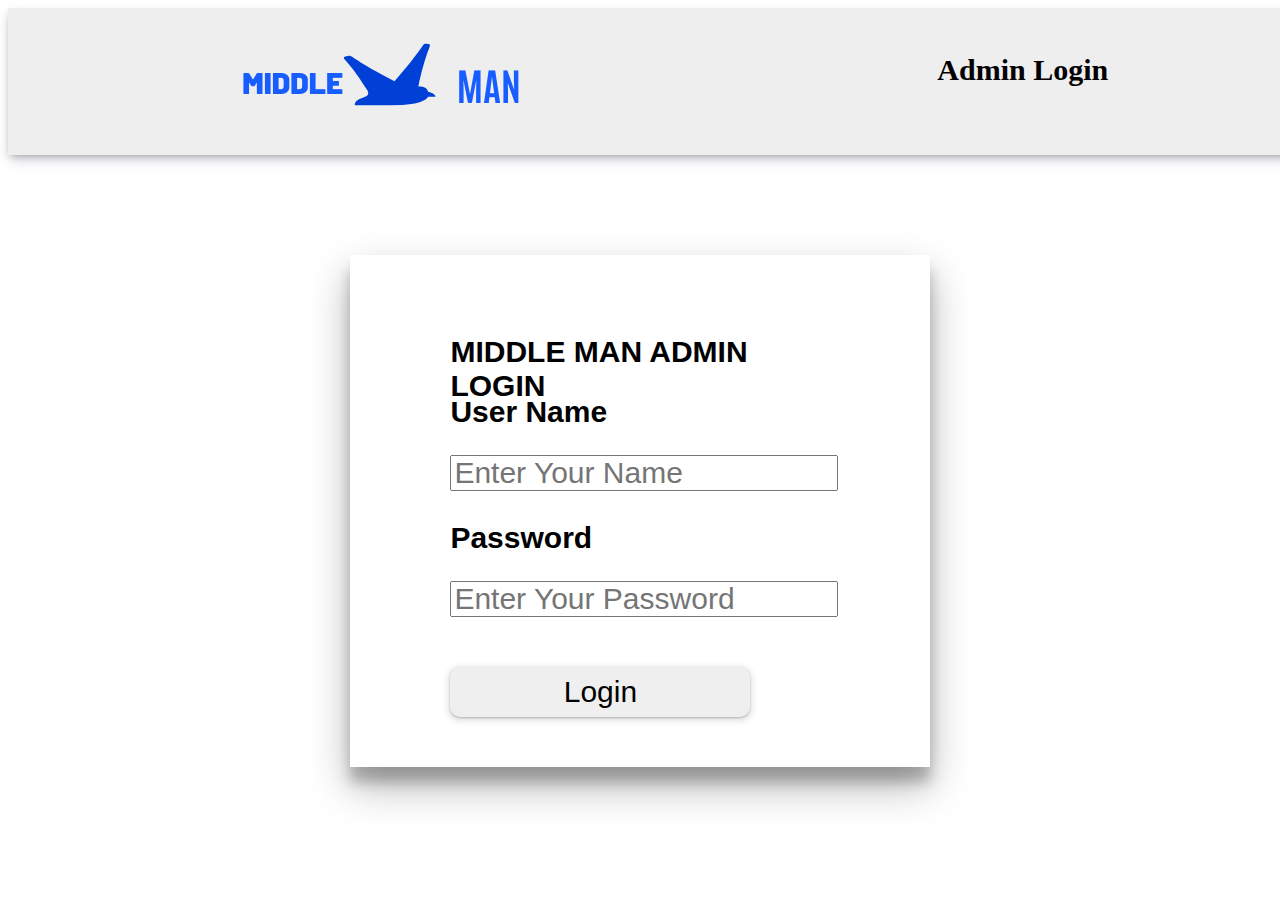
<file: admin page/index.html>
<!DOCTYPE html>
<html lang="en">
<head>
    <meta charset="UTF-8">
    <meta http-equiv="X-UA-Compatible" content="IE=edge">
    <meta name="viewport" content="width=device-width, initial-scale=1.0">
    <title>loginpage</title>
    <link rel="stylesheet" href="./styles/index.css">
</head>
<body>
    <div id="top"> <img src="./images/logo.png" alt=""><h1>Admin Login</h1> </div>
    <div id="admin_detials" >
        <label for="">MIDDLE MAN ADMIN LOGIN</label>
        <label for="">User Name</label>
        <input type="text" name="" id="username" placeholder="Enter Your Name">
        <label for="">Password</label>
        <input type="text" name="" id="password" placeholder="Enter Your Password" >  
        <button id="login_btn" >Login</button>
    </div>
</body>
</html>
<script src="./scripts/loginpage.js"></script>
</file>
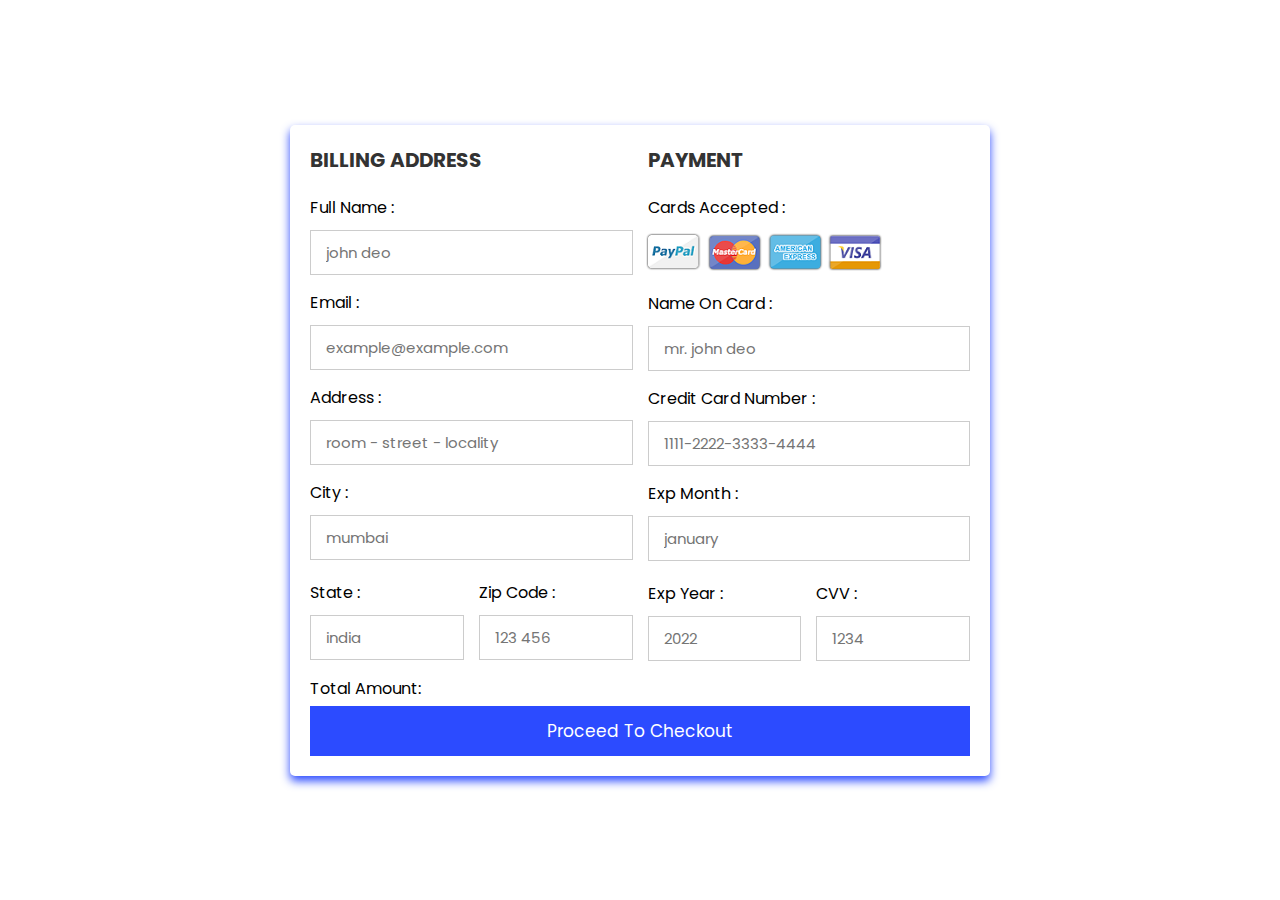
<file: checkout.html>
<!DOCTYPE html>
<html lang="en">
<head>
    <meta charset="UTF-8">
    <meta http-equiv="X-UA-Compatible" content="IE=edge">
    <meta name="viewport" content="width=device-width, initial-scale=1.0">
    
    <!-- custom css file link  -->
    <link rel="stylesheet" href="./styles/checkout.css">

</head>
<body>

<div class="container">

    <form action="">

        <div class="row">

            <div class="col">

                <h3 class="title">billing address</h3>

                <div class="inputBox">
                    <span>full name :</span>
                    <input id="name" type="text" placeholder="john deo">
                </div>
                <div class="inputBox">
                    <span>email :</span>
                    <input id="mail"type="email" placeholder="example@example.com">
                </div>
                <div class="inputBox">
                    <span>address :</span>
                    <input type="text" placeholder="room - street - locality">
                </div>
                <div class="inputBox">
                    <span>city :</span>
                    <input type="text" placeholder="mumbai">
                </div>

                <div class="flex">
                    <div class="inputBox">
                        <span>state :</span>
                        <input type="text" placeholder="india">
                    </div>
                    <div class="inputBox">
                        <span>zip code :</span>
                        <input type="text" placeholder="123 456">
                    </div>
                </div>

            </div>

            <div class="col">

                <h3 class="title">payment</h3>

                <div class="inputBox">
                    <span>cards accepted :</span>
                    <img src="images/card_img.png" alt="">
                </div>
                <div class="inputBox">
                    <span>name on card :</span>
                    <input type="text" placeholder="mr. john deo">
                </div>
                <div class="inputBox">
                    <span>credit card number :</span>
                    <input type="number" placeholder="1111-2222-3333-4444">
                </div>
                <div class="inputBox">
                    <span>exp month :</span>
                    <input type="text" placeholder="january">
                </div>

                <div class="flex">
                    <div class="inputBox">
                        <span>exp year :</span>
                        <input type="number" placeholder="2022">
                    </div>
                    <div class="inputBox">
                        <span>CVV :</span>
                        <input type="text" placeholder="1234">
                    </div>
                </div>
               

            </div>
    
        </div>
        <div id="total">Total amount:</div>
        <input type="submit" value="proceed to checkout" class="submit-btn">

    </form>

</div>    
    
</body>
</html>
<script src="./scripts/checkout.js"></script>
</file>
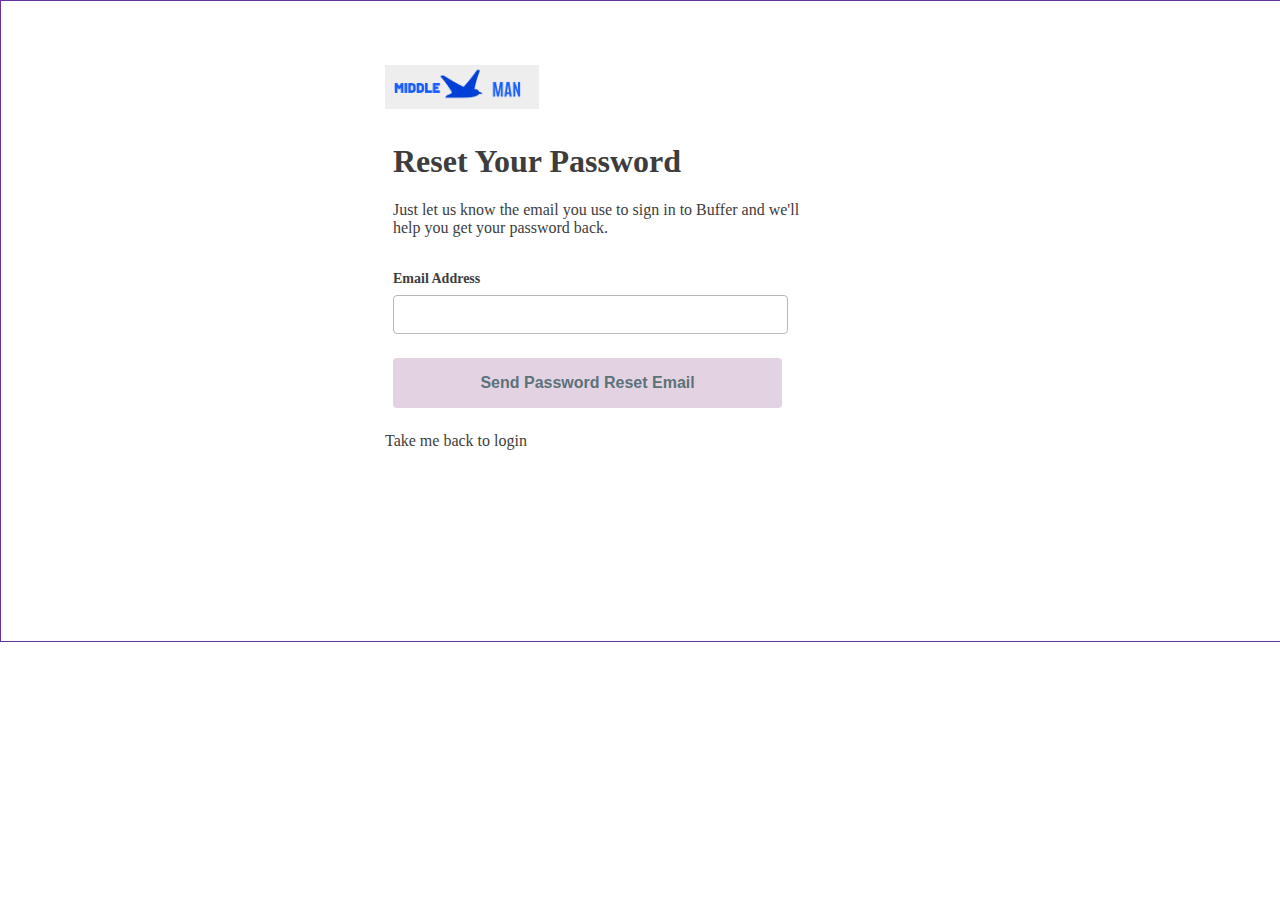
<file: forogtpass.html>
<!DOCTYPE html>
<html lang="en">
<head>
    <meta charset="UTF-8">
    <meta http-equiv="X-UA-Compatible" content="IE=edge">
    <meta name="viewport" content="width=device-width, initial-scale=1.0">
    <title>Middle Man - Reset Your Password</title>
    <link rel="icon" href="./images/logo.png" type="image/icon type">
    <link rel="stylesheet" href="styles/signup.css">
</head>
<body>
    <div id="password-cntnr">
        <div id="pwd-cnt">
            <img id="middleLogo1" src="./images/logo.png" alt="">
            <div>
                <h1 class="tag-clr">Reset Your Password</h1>
                <p class="tag-clr">Just let us know the email you use to sign in to Buffer and we'll help you get your password back.</p>
            </div>
            <div>
                <label class="input-lb for="email">Email Address</label>
                <div>
                    <input class="input-cl" type="email" name="email" id="user-email">
                </div>
                
            </div>
            <div>
                <button class="pwd-btn">Send Password Reset Email</button>  
            </div>
            <p><a class="tag-clr" href="./signin.html">Take me back to login</a></p>
        </div>

        
    </div>
</body>
</html>
</file>
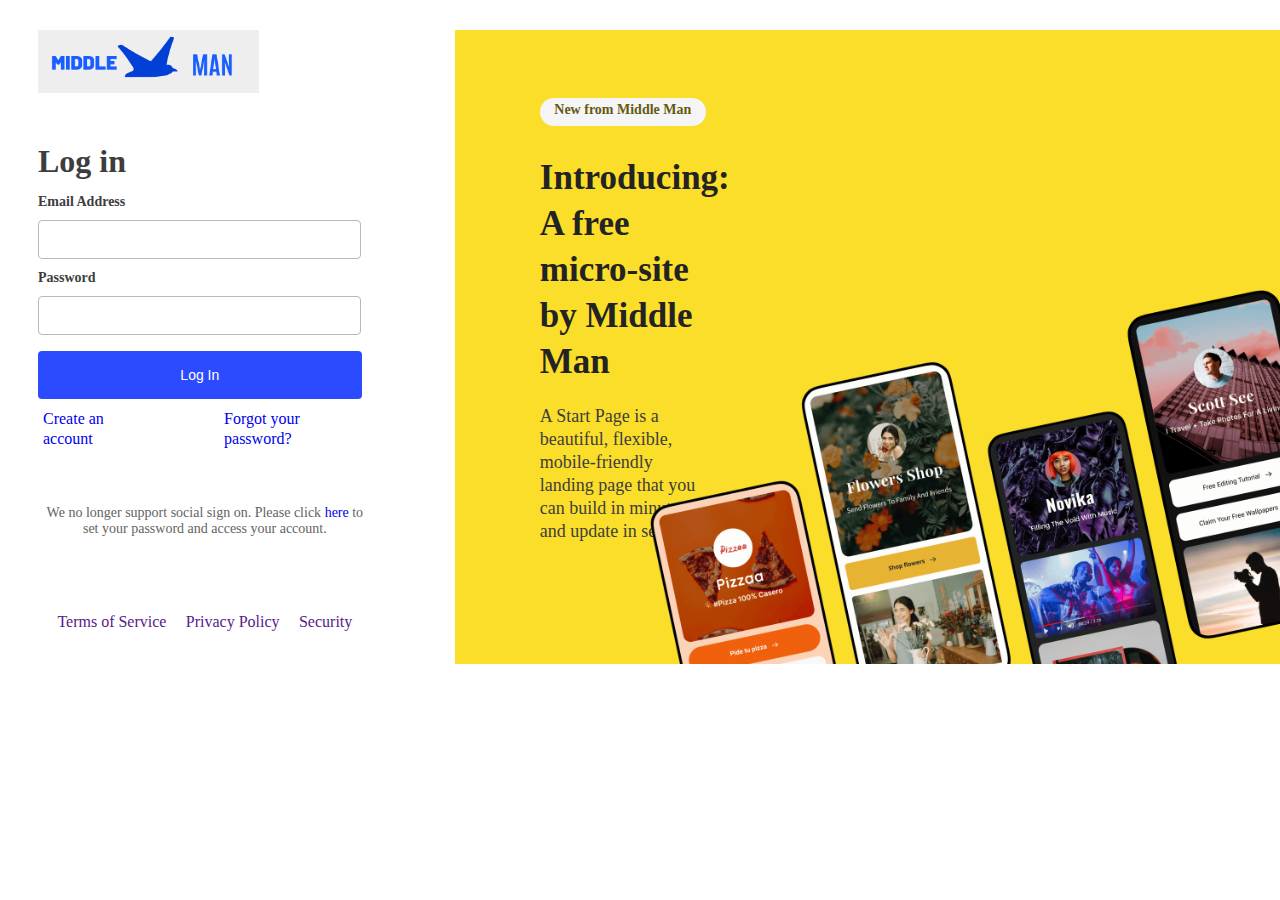
<file: signin.html>
<!DOCTYPE html>
<html lang="en">
<head>
    <meta charset="UTF-8">
    <meta http-equiv="X-UA-Compatible" content="IE=edge">
    <meta name="viewport" content="width=device-width, initial-scale=1.0">
    <title>Middle Man-Log In</title>
    <link rel="icon" href="./images/logo.png" type="image/icon type">
    <link rel="stylesheet" href="styles/signin.css">
    
</head>
<body>
    <div id= "container">
        <div id="lhs-container">
            <a href="./index.html">
                <img id="middleManLogo"   src="./images/logo.png" alt="middleManLogo">
            </a>
            <div id="form-div">
                <form action="">
                    <h1 class="log_in">Log in</h1>
                    <div>
                        <label class="input-lb for="email">Email Address</label>
                        <div>
                            <input class="input-cl" type="email" name="email" id="user-email-in">
                        </div>
                    </div>
                    <div>
                        <label class="input-lb" for="password">Password</label>
                        <div>
                            <input class="input-cl" type="password" name="password" id="user-password-in">
                        </div>
                    </div>
                    <button id="login-form-submit" class="btn-login" onclick="signIn(event)">Log In</button>
                </form>
                <div style="display: flex; column-gap: 70px; margin: 10px 5px;">
                    <a href="./signup.html">Create an account</a>
                    <a href="./forogtpass.html">Forgot your password?</a>
                </div>
                <div class="desc" >
                    <p>We no longer support social sign on. Please click<!-- --> <a href="https://login.buffer.com/forgot-password">here</a> to set your password and access your account.
                    </p>
                </div>
    
            </div>
            <div class="signin-dwn">
                <a href="">Terms of Service</a>
                <a href="">Privacy Policy</a>
                <a href="">Security</a>
            </div>
        </div>
        <div id="rhs-container">
            <div id="rhs1">
                <div id="rhs2">
                    <div class="cjdJHk">
                        <div>New from Middle Man</div>
                        <h2>Introducing: A free micro-site by Middle Man</h2>
                        <p>A Start Page is a beautiful, flexible, mobile-friendly landing page that you can build in minutes and update in seconds</p>
                    </div>
                    
                    <img src="./images/sp-login-image.png" alt="four cellphones lined up showing different Start Pages">
                    
                </div>
            </div>

        </div>     
        
    </div>
</body>
<script src="./scripts/signin.js"></script>
</html>
</file>
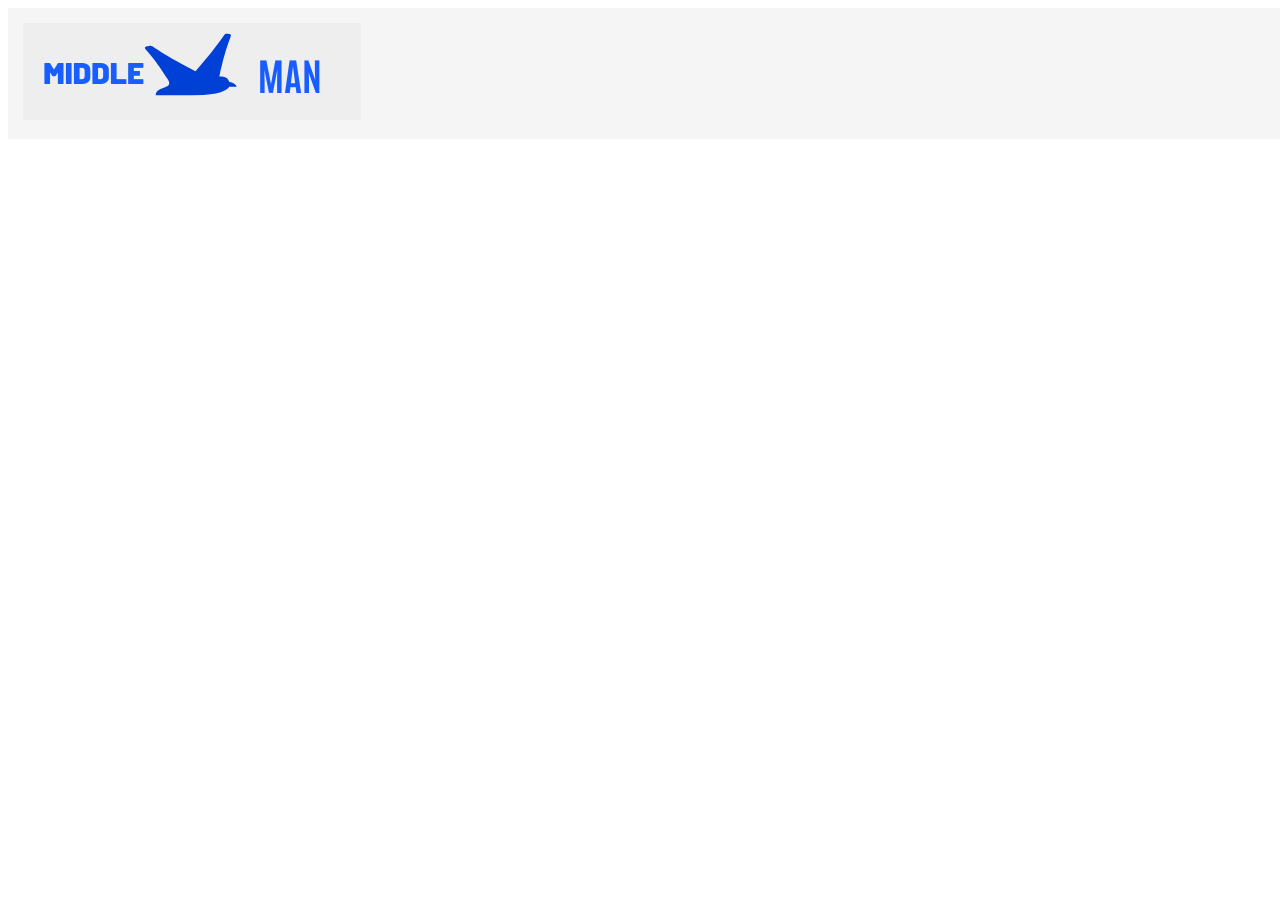
<file: admin page/landing_page.html>
<!DOCTYPE html>
<html lang="en">
<head>
    <meta charset="UTF-8">
    <meta http-equiv="X-UA-Compatible" content="IE=edge">
    <meta name="viewport" content="width=device-width, initial-scale=1.0">
    <link rel="stylesheet" href="./styles/landing_page.css">
    <title>landing page</title>
</head>
<body>
    <div id="navbar">
    <div><img src="./images/logo.png" alt=""></div> 
    <div> <h2 id="adminname"></h2></div>
    </div>
    <table id="user_data_table" >

    </table>
</body>
</html>
<script src="./scripts/landing_page.js"></script>
</file>
<file: admin page/styles/index.css>
#top{
    width: 100%;
    padding: 25px;
    background-color: #eeeeee;
    display: flex;
    justify-content: space-around;
    box-shadow: rgba(50, 50, 93, 0.25) 0px 6px 12px -2px, rgba(0, 0, 0, 0.3) 0px 3px 7px -3px;
}
#top>img{
  height: 100%;
}
#top>h1{
   font-size:30px ;
   font-weight:900 ;

}
#admin_detials{
  margin: auto;
  margin-top: 100px;
  width: 30%;
  box-shadow: rgba(0, 0, 0, 0.3) 0px 19px 38px, rgba(0, 0, 0, 0.22) 0px 15px 12px;
 display: flex;
 flex-direction: column;
 padding: 50px 100px;
}
#admin_detials>label,input,button{
    margin-top: 30px;
    height: 30px;
    font-size: 30px;
    width: 100%;
    
}
label{
font-weight:700;

font-family: 'Gill Sans', 'Gill Sans MT', Calibri, 'Trebuchet MS', sans-serif;
}
#login_btn{
    margin-top:50px;
    width: 300px;
    height: 50px;
    border-radius: 10px;
    border: 0;
    box-shadow: rgba(60, 64, 67, 0.3) 0px 1px 2px 0px, rgba(60, 64, 67, 0.15) 0px 2px 6px 2px;
   
}
</file>
<file: styles/checkout.css>
@import url('https://fonts.googleapis.com/css2?family=Poppins:wght@100;300;400;500;600&display=swap');

*{
  font-family: 'Poppins', sans-serif;
  margin:0; padding:0;
  box-sizing: border-box;
  outline: none; border:none;
  text-transform: capitalize;
  transition: all .2s linear;
}

.container{
  display: flex;
  justify-content: center;
  align-items: center;
  padding:25px;
  min-height: 100vh;
  /* background: linear-gradient(90deg, #2c4bff 60%, #1f35b3 40.1%); */
}

.container form{
  padding:20px;
  width:700px;
  background: #fff;
  box-shadow: 0 5px 10px #2c4bff;
  border-radius: 5px;
}

.container form .row{
  display: flex;
  flex-wrap: wrap;
  gap:15px;
}

.container form .row .col{
  flex:1 1 250px;
}

.container form .row .col .title{
  font-size: 20px;
  color:#333;
  padding-bottom: 5px;
  text-transform: uppercase;
}

.container form .row .col .inputBox{
  margin:15px 0;
}

.container form .row .col .inputBox span{
  margin-bottom: 10px;
  display: block;
}

.container form .row .col .inputBox input{
  width: 100%;
  border:1px solid #ccc;
  padding:10px 15px;
  font-size: 15px;
  text-transform: none;
}

.container form .row .col .inputBox input:focus{
  border:1px solid #000;
}

.container form .row .col .flex{
  display: flex;
  gap:15px;
}

.container form .row .col .flex .inputBox{
  margin-top: 5px;
}

.container form .row .col .inputBox img{
  height: 34px;
  margin-top: 5px;
  filter: drop-shadow(0 0 1px #000);
}

.container form .submit-btn{
  width: 100%;
  padding:12px;
  font-size: 17px;
  background: #2c4bff;
  color:#fff;
  margin-top: 5px;
  cursor: pointer;
}

.container form .submit-btn:hover{
  background: #1f35b3;
}
</file>
<file: styles/signup.css>
body{
    margin: 0;
    padding: 0;
}


#container{
    display: flex;
    width: 100%;
    font-family:'Roboto';
    padding-left: 20px;
}

#lhs-container{
    width: 67%;
    
    /* height: 100%; */
}

#middleLogo{
    padding: 2rem;
    width: 30%;
    
}

#rhs-container{
    width: 33%;
    
}

#form_div{
    width: 55%;
    margin: auto;
    text-align: left;
}

.input-lb{
    font-weight: 600;
    font-size: 14px;
    text-align: left;
    color: #3d3d3d;
    margin-bottom: 8px;
}

.input-cl{
    width: 95%;
    height: 35px;
    border-radius: 4px;
    box-shadow: 2px 2px 0 2px transparent;
    margin: 8px 0px;
    border: 1px solid #B8B8B8;
}

#recaptcha{
    margin-top: 3%;
}

.extr-tb{
    display: flex;
    margin-top: 20px;
    padding-left: 1rem;
    border: 1px solid #b8b8b8;
    border-radius: 8px;
    
    /* gap: 24px; */
}

.tag-clr{
    color: #3d3d3d;
    
}

.btn-div{
    display: flex;
    width: 80%;
    align-items: center;
    justify-content: space-evenly;
}

.free-btn{
    color: #b8b8b8;
    background-color: #2022fe;
    border-radius: 4px;
    border: 0;
    font-weight: bold;
    font-size: 16px;
    width: 95%;
    height: 38%;
    cursor: pointer;
    
}

.signup_btn{
    color: #6ea9b1e3;
    background-color: rgba(198, 168, 199, 0.514);
    border: 1px solid #b8b8b8e3;
    border-radius: 4px;
    border: 0;
    font-weight: bold;
    font-size: 16px;
    width: 95%;
    height: 38%;
    cursor: pointer;
}

.blw-frm{
    display: flex;
    column-gap: 20%;
}

a{
    text-decoration: none;
    color: rgb(93, 176, 209)
}

#rhsc{
    width: 100%;
    background-image: url("/snotty-planes-1391/images/signup-bkg-publish.png");
    height: 100%;
    text-align: center;
    color: #FFFFFF;
    padding: 1rem; 
}

#rhsc>div:nth-child(1){
    padding-top: 20%;
    font-family: 'Roboto';
    font-style: normal;
    font-weight: bolder;
    font-size: 24px;
}

#password-cntnr{
    width: 100%;
    height: 640px;
    border: 1px solid rebeccapurple;
    background-image: url("	https://static.buffer.com/login/public/img/page-background.svg");
}
#middleLogo1{
    padding-top: 2rem;
    width: 30%;
    
}
#pwd-cnt{
    width: 40%;
    height: 565px;
    margin: auto;
    padding: 2rem;
    text-align: left;
    /* border: solid 1px red; */
    background-color: #FFFFFF;
}
#pwd-cnt>div{
    width: 80%;
    padding: 0.5rem;
}
.pwd-btn{
    /* margin: 15px 0px; */
    color: #486569e3;
    background-color: rgba(198, 168, 199, 0.514);
    border: 1px solid #b8b8b8e3;
    border-radius: 4px;
    border: 0;
    font-weight: bold;
    font-size: 16px;
    width: 95%;
    height: 50px;
    cursor: pointer;

}
</file>
<file: styles/signin.css>
body{

}
#container{
    display: flex;
    width: 100%;
    font-family:'Roboto';

    margin: 10px;
    padding: 20px;
}

#middleManLogo{
    margin-bottom: 20px;
    height: 10%;
}

#form-div{
    text-align: left;
   
    width: 80%;
    line-height: 20px;
}


.input-cl{
    width: 95%;
    height: 35px;
    border-radius: 4px;
    box-shadow: 2px 2px 0 2px transparent;
    margin: 8px 0px;
    border: 1px solid #B8B8B8;
}

.input-lb{
    font-weight: 600;
    font-size: 14px;
    text-align: left;
    color: #3d3d3d;
    margin-bottom: 8px;
}

.log_in{
    font-style: normal;
    font-weight: bold;
    line-height: 44px;
    font-size: 32px;
    margin-bottom: 8px;
    color: #3D3D3D;
}

.btn-login{
    width: 97%;
    height: 48px;
    display: flex;
    justify-content: center;
    align-items: center;
    font-weight: 500;
    font-size: 14px;
    border-radius: 4px;
    border: 0;
    cursor: pointer;
    color: #FFFFFF;
    background-color: #2c4bff;
    margin: 8px 0px;
}

a{
    text-decoration: none;
}

.desc{
    padding: 2rem 0;
    text-align: center;
}

.desc>p{
    font-family: 'Roboto';
    font-style: normal;
    line-height: normal;
    font-size: 14px;
    color: #636363;

}

.signin-dwn{
    margin-top: 30px;
    width: 80%;
    display: flex;
    justify-content: space-evenly;
}

#lhs-container{
    width: 33%;
    /* height: 100%; */
}


#rhs-container{
    width: 67%;
    
}
#rhs1{
    display: flex;
  
    width: 100%;
    flex-direction: column;
    height: 100%;
    min-height: 100%;
    align-items: center;
    background-color: #F5F5F5;
    justify-content: space-between;
    margin: 0px auto;
    overflow-y: auto;
    max-width: 100%;
}
#rhs2{
    display: flex;
    flex-direction: column;
    width: 100%;
    flex: 1;
    padding-top: 8%;
    background-color: #fade2a;
    position: relative;
    overflow: hidden;
    
}
.cjdJHk {
    padding-left: 10%;
    width: 20%;

    

}
.cjdJHk>div{
    width: 150px;
    height: 20px;
    font-family: "Roboto";
    font-size: 14px;
    font-weight:800;
    justify-content: center;
    background-color: #F5F5F5;
    border-radius: 17px;
    margin-bottom: 28px;
    padding: 4px 8px;
    text-align: center;
    color: #645911;

}
.cjdJHk>h2{
    font-family: 'Poppins','Roboto','sans-serif';
    font-size: 35px;
    font-style: normal;
    font-weight: 800;
    line-height: 46px;
    text-align: left;
    margin-bottom: 20px;
    color: #232323;
}

.cjdJHk>p{
    font-family: 'Roboto','sans-serif';
    max-width: 400px;
    margin-bottom: 24px;
    color: #3d3d3d;
    font-size: 18px;
    font-weight: 400;
    line-height: 23px;
    text-align: left;
}

#rhs2 >img{
    position: absolute;
    bottom: 0;
    right: 0;
    max-width: 100%;
    max-height: 60%;
}
</file>
<file: admin page/styles/landing_page.css>
#navbar
{   width: 99%;
    padding: 15px;
    display: flex;
    justify-content: space-between;
    background-color: #f5f5f5;
}
#navbar>h2{
    margin-left: 25px;
}
#user_data_table{
    margin: auto;
    border: 1px solid red;
    margin-top: 30px;
}
#user_data_table>tr{
    border: 1px solid black;
    margin: 5px;
    text-align: center;
}
#user_data_table>tr>td,th{
 font-size: 25px;
 padding: 10px;
 border: 1px solid red;
}
.status{
    background-color: chartreuse;
}
table{
    border-collapse: collapse;
}
.price{
    background-color: antiquewhite;
}
</file>
